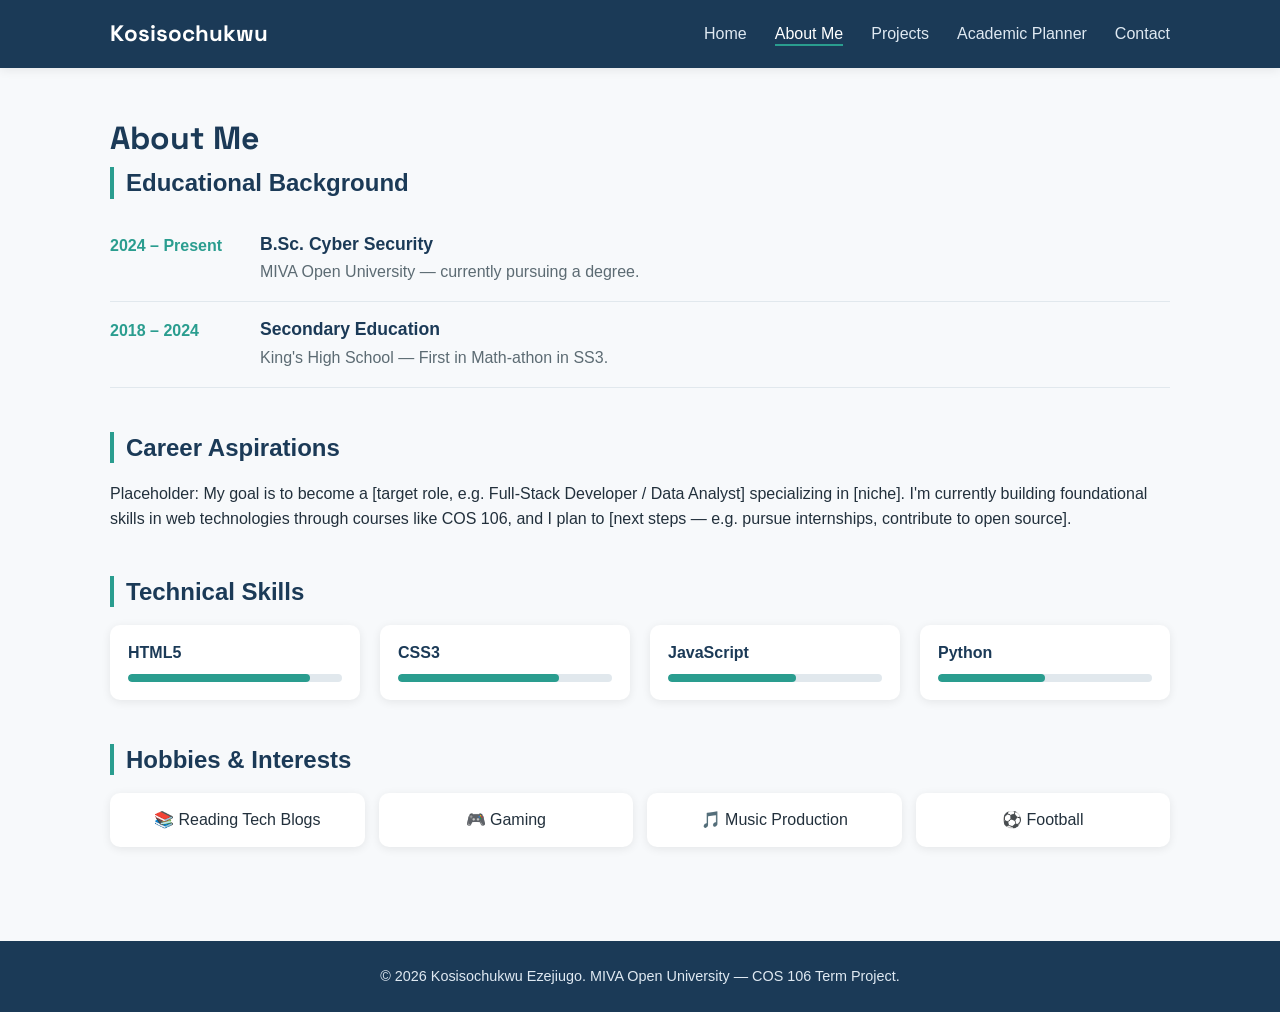
<file: about.html>
<!DOCTYPE html>
<html lang="en">
<head>
  <meta charset="UTF-8" />
  <meta name="viewport" content="width=device-width, initial-scale=1.0" />
  <title>About Me | Kosisochukwu Ezejiugo</title>
  <link rel="stylesheet" href="file.css" />
  <link rel="preconnect" href="https://fonts.googleapis.com">
  <link href="https://fonts.googleapis.com/css2?family=Space+Grotesk:wght@500;700&display=swap" rel="stylesheet">
</head>
<body>

  <header class="site-header">
    <div class="header-container">
      <a href="index.html" class="logo">Kosisochukwu</a>
      <button class="nav-toggle" id="navToggle" aria-label="Toggle navigation" aria-expanded="false">
        <span></span><span></span><span></span>
      </button>
      <nav class="main-nav" id="mainNav">
        <ul>
          <li><a href="index.html">Home</a></li>
          <li><a href="about.html" class="active">About Me</a></li>
          <li><a href="projects.html">Projects</a></li>
          <li><a href="planner.html">Academic Planner</a></li>
          <li><a href="contact.html">Contact</a></li>
        </ul>
      </nav>
    </div>
  </header>

  <main class="page-main container">
    <h1>About Me</h1>

    <section class="about-section">
      <h2>Educational Background</h2>
      <ul class="timeline">
        <li class="timeline-item">
          <span class="timeline-year">2024 – Present</span>
          <div class="timeline-detail">
            <h3>B.Sc. Cyber Security</h3>
            <p>MIVA Open University — currently pursuing a degree.</p>
          </div>
        </li>
        <li class="timeline-item">
          <span class="timeline-year">2018 – 2024</span>
          <div class="timeline-detail">
            <h3>Secondary Education</h3>
            <p>King's High School — First in Math-athon in SS3.</p>
          </div>
        </li>
      </ul>
    </section>

    <section class="about-section">
      <h2>Career Aspirations</h2>
      <p>
        Placeholder: My goal is to become a [target role, e.g. Full-Stack Developer / Data Analyst]
        specializing in [niche]. I'm currently building foundational skills in web technologies through
        courses like COS 106, and I plan to [next steps — e.g. pursue internships, contribute to open source].
      </p>
    </section>

    <section class="about-section">
      <h2>Technical Skills</h2>
      <div class="skills-grid">
        <div class="skill-card">
          <h3>HTML5</h3>
          <div class="skill-bar"><div class="skill-fill" style="width: 85%;"></div></div>
        </div>
        <div class="skill-card">
          <h3>CSS3</h3>
          <div class="skill-bar"><div class="skill-fill" style="width: 75%;"></div></div>
        </div>
        <div class="skill-card">
          <h3>JavaScript</h3>
          <div class="skill-bar"><div class="skill-fill" style="width: 60%;"></div></div>
        </div>
        <div class="skill-card">
          <h3>Python</h3>
          <div class="skill-bar"><div class="skill-fill" style="width: 50%;"></div></div>
        </div>
      </div>
    </section>

    <section class="about-section">
      <h2>Hobbies &amp; Interests</h2>
      <ul class="hobbies-list">
        <li>📚 Reading Tech Blogs</li>
        <li>🎮 Gaming</li>
        <li>🎵 Music Production</li>
        <li>⚽ Football</li>
      </ul>
    </section>
  </main>

  <footer class="site-footer">
    <p>&copy; 2026 Kosisochukwu Ezejiugo. MIVA Open University — COS 106 Term Project.</p>
  </footer>

  <script src="file.js"></script>
</body>
</html>
</file>
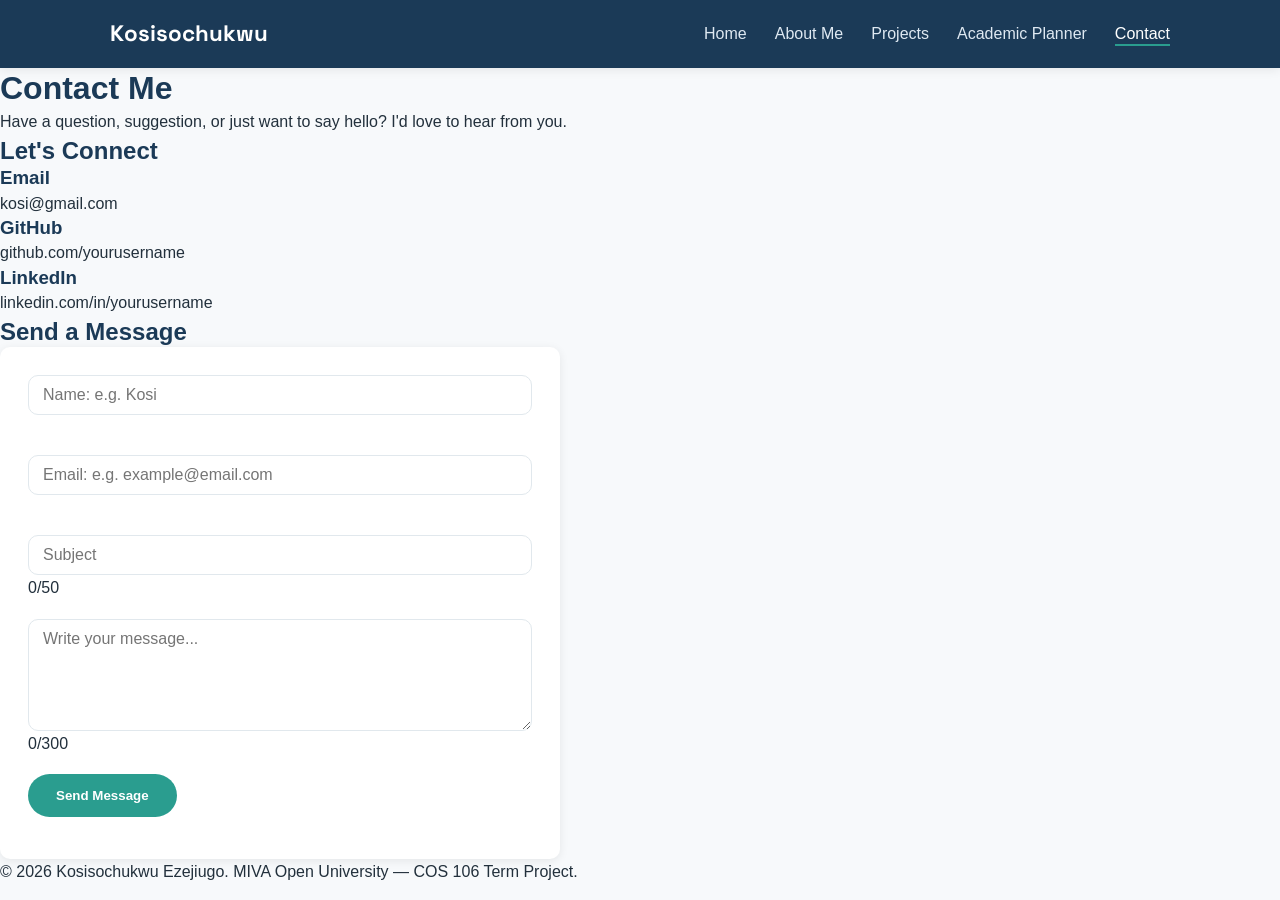
<file: contact.html>
<!DOCTYPE html>
<html lang="en">
<head>
  <meta charset="UTF-8" />
  <meta name="viewport" content="width=device-width, initial-scale=1.0" />
  <title>Contact | Kosisochukwu Ezejiugo</title>
  <link rel="stylesheet" href="file.css" />
  <link rel="preconnect" href="https://fonts.googleapis.com">
  <link href="https://fonts.googleapis.com/css2?family=Space+Grotesk:wght@500;700&display=swap" rel="stylesheet">
</head>
<body>

  <header class="site-header">
    <div class="header-container">
      <a href="index.html" class="logo">Kosisochukwu</a>
      <button class="nav-toggle" id="navToggle" aria-label="Toggle navigation" aria-expanded="false">
        <span></span><span></span><span></span>
      </button>
      <nav class="main-nav" id="mainNav">
        <ul>
          <li><a href="index.html">Home</a></li>
          <li><a href="about.html">About Me</a></li>
          <li><a href="projects.html">Projects</a></li>
          <li><a href="planner.html">Academic Planner</a></li>
          <li><a href="contact.html" class="active">Contact</a></li>
        </ul>
      </nav>
    </div>
  </header>

   <div class="contact-container">
    <h1>Contact Me</h1>
      <p class="contact-subtitle">Have a question, suggestion, or just want to say hello? I'd love to hear from you.</p>

      <!-- Let's Connect -->
  <div class="connect-card">
      <h2>Let's Connect</h2>

    <div class="connect-item">
      <h3>Email</h3>
        <p>kosi@gmail.com</p>
    </div>

    <div class="connect-item">
      <h3>GitHub</h3>
        <p>github.com/yourusername</p>
    </div>

    <div class="connect-item">
      <h3>LinkedIn</h3>
        <p>linkedin.com/in/yourusername</p>
    </div>
  </div>

<!-- Send a Message -->
<div class="message-card">
<h2>Send a Message</h2>

<form id="contactForm" class="contact-form" novalidate>
<div class="form-group">
<input type="text" id="name" name="name" placeholder="Name: e.g. Kosi" />
<span class="error-message" id="nameError"></span>
</div>

<div class="form-group">
<input type="email" id="email" name="email" placeholder="Email: e.g. example@email.com" />
<span class="error-message" id="emailError"></span>
</div>

<div class="form-group">
<input type="text" id="subject" name="subject" maxlength="50" placeholder="Subject" />
<span class="char-count" id="subjectCount">0/50</span>
</div>

<div class="form-group">
<textarea id="message" name="message" rows="5" maxlength="300" placeholder="Write your message..."></textarea>
<span class="char-count" id="messageCount">0/300</span>
</div>

<button type="submit" class="btn btn-primary">Send Message</button>
<p id="formSuccess" class="form-success" role="status"></p>
</form>
</div>
</div

  <footer class="site-footer">
    <p>&copy; 2026 Kosisochukwu Ezejiugo. MIVA Open University — COS 106 Term Project.</p>
  </footer>

  <script src="file.js"></script>
</body>
</html>
</file>
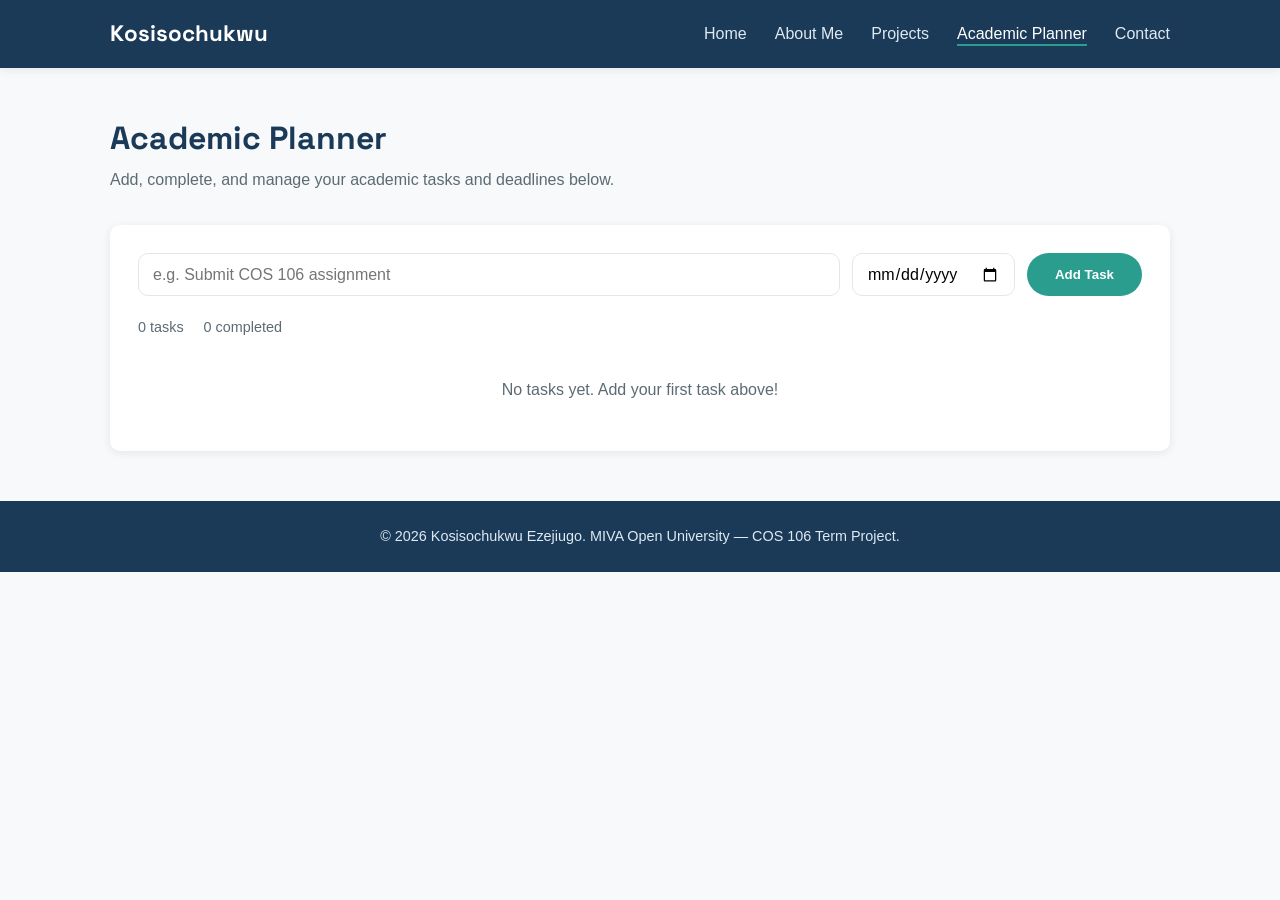
<file: planner.html>
<!DOCTYPE html>
<html lang="en">
<head>
  <meta charset="UTF-8" />
  <meta name="viewport" content="width=device-width, initial-scale=1.0" />
  <title>Academic Planner | Kosisochukwu Ezejiugo</title>
  <link rel="stylesheet" href="file.css" />
  <link rel="preconnect" href="https://fonts.googleapis.com">
  <link href="https://fonts.googleapis.com/css2?family=Space+Grotesk:wght@500;700&display=swap" rel="stylesheet">
</head>
<body>

  <header class="site-header">
    <div class="header-container">
      <a href="index.html" class="logo">Kosisochukwu</a>
      <button class="nav-toggle" id="navToggle" aria-label="Toggle navigation" aria-expanded="false">
        <span></span><span></span><span></span>
      </button>
      <nav class="main-nav" id="mainNav">
        <ul>
          <li><a href="index.html">Home</a></li>
          <li><a href="about.html">About Me</a></li>
          <li><a href="projects.html">Projects</a></li>
          <li><a href="planner.html" class="active">Academic Planner</a></li>
          <li><a href="contact.html">Contact</a></li>
        </ul>
      </nav>
    </div>
  </header>

  <main class="page-main container">
    <h1>Academic Planner</h1>
    <p class="page-intro">Add, complete, and manage your academic tasks and deadlines below.</p>

    <section class="planner-section">
      <form id="taskForm" class="task-form">
        <label for="taskInput" class="sr-only">New task</label>
        <input type="text" id="taskInput" placeholder="e.g. Submit COS 106 assignment" required />

        <label for="taskDate" class="sr-only">Due date</label>
        <input type="date" id="taskDate" aria-label="Due date" />

        <button type="submit" class="btn btn-primary">Add Task</button>
      </form>

      <div class="planner-stats">
        <span id="taskCount">0 tasks</span>
        <span id="taskCompleted">0 completed</span>
      </div>

      <ul id="taskList" class="task-list">
        <!-- Tasks are injected here by JavaScript -->
      </ul>

      <p id="emptyState" class="empty-state">No tasks yet. Add your first task above!</p>
    </section>
  </main>

  <footer class="site-footer">
    <p>&copy; 2026 Kosisochukwu Ezejiugo. MIVA Open University — COS 106 Term Project.</p>
  </footer>

  <script src="file.js"></script>
</body>
</html>
</file>
<file: file.css>
/* =========================================
   1. CSS VARIABLES & RESET
   ========================================= */
:root {
  --color-primary: #1b3a57;       /* deep navy - header, headings */
  --color-primary-light: #2c5282;
  --color-accent: #2a9d8f;        /* teal - buttons, links, highlights */
  --color-accent-dark: #21867a;
  --color-bg: #f7f9fb;
  --color-bg-alt: #ffffff;
  --color-text: #22303c;
  --color-text-light: #5c6b73;
  --color-border: #e1e8ed;
  --color-danger: #d64545;
  --color-success: #2f9e5b;
  --radius: 10px;
  --shadow: 0 2px 10px rgba(0, 0, 0, 0.08);
  --shadow-hover: 0 8px 20px rgba(0, 0, 0, 0.12);
  --transition: 0.25s ease;
  --font-display: 'Space Grotesk', 'Segoe UI', sans-serif;
}

* {
  margin: 0;
  padding: 0;
  box-sizing: border-box;
}

body {
  font-family: 'Segoe UI', Roboto, Helvetica, Arial, sans-serif;
  color: var(--color-text);
  background-color: var(--color-bg);
  line-height: 1.6;
  animation: fadeIn 0.4s ease-in;
}

.container {
  max-width: 1100px;
  margin: 0 auto;
  padding: 0 20px;
}

h1, h2, h3 {
  color: var(--color-primary);
  line-height: 1.3;
}

a {
  color: var(--color-accent);
  text-decoration: none;
  transition: color var(--transition);
}

img {
  max-width: 100%;
  display: block;
}

.sr-only {
  position: absolute;
  width: 1px; height: 1px;
  overflow: hidden;
  clip: rect(0,0,0,0);
}

@keyframes fadeIn {
  from { opacity: 0; }
  to { opacity: 1; }
}

/* =========================================
   2. HEADER & NAVIGATION
   ========================================= */
.site-header {
  background-color: var(--color-primary);
  position: sticky;
  top: 0;
  z-index: 100;
  box-shadow: var(--shadow);
}

.header-container {
  max-width: 1100px;
  margin: 0 auto;
  padding: 16px 20px;
  display: flex;
  align-items: center;
  justify-content: space-between;
}

.logo {
  color: #fff;
  font-family: var(--font-display);
  font-size: 1.4rem;
  font-weight: 700;
}

.main-nav ul {
  list-style: none;
  display: flex;
  gap: 28px;
}

.main-nav a {
  color: #dfe9f2;
  font-weight: 500;
  position: relative;
  padding-bottom: 4px;
}

.main-nav a::after {
  content: '';
  position: absolute;
  bottom: 0;
  left: 0;
  width: 0;
  height: 2px;
  background: var(--color-accent);
  transition: width var(--transition);
}

.main-nav a:hover::after,
.main-nav a.active::after {
  width: 100%;
}

.main-nav a.active,
.main-nav a:hover {
  color: #fff;
}

/* Hamburger toggle (hidden on desktop) */
.nav-toggle {
  display: none;
  flex-direction: column;
  gap: 5px;
  background: none;
  border: none;
  cursor: pointer;
  padding: 6px;
}

.nav-toggle span {
  width: 26px;
  height: 3px;
  background: #fff;
  border-radius: 2px;
  transition: transform var(--transition), opacity var(--transition);
}

.nav-toggle.active span:nth-child(1) { transform: translateY(8px) rotate(45deg); }
.nav-toggle.active span:nth-child(2) { opacity: 0; }
.nav-toggle.active span:nth-child(3) { transform: translateY(-8px) rotate(-45deg); }

/* =========================================
   3. BUTTONS
   ========================================= */
.btn {
  display: inline-block;
  padding: 12px 26px;
  border-radius: 999px;
  font-weight: 600;
  border: 2px solid transparent;
  cursor: pointer;
  transition: transform var(--transition), box-shadow var(--transition), background var(--transition);
}

.btn:hover {
  transform: translateY(-2px);
  box-shadow: var(--shadow-hover);
}

.btn-primary {
  background: var(--color-accent);
  color: #fff;
}
.btn-primary:hover { background: var(--color-accent-dark); }

.btn-outline {
  background: transparent;
  border-color: var(--color-primary);
  color: var(--color-primary);
}
.btn-outline:hover { background: var(--color-primary); color: #fff; }

.btn-small { padding: 6px 14px; font-size: 0.9rem; }

/* =========================================
   4. HERO SECTION (Homepage)
   Big bold display type with the photo
   overlapping the headline, eyebrow line
   above, pill actions below.
   ========================================= */
.hero {
  background: var(--color-bg-alt);
  padding: 70px 20px 50px;
  overflow: hidden;
}

.hero-inner {
  max-width: 1100px;
  margin: 0 auto;
  position: relative;
}

.hero-eyebrow {
  font-family: var(--font-display);
  color: var(--color-accent-dark);
  font-weight: 600;
  font-size: 1.05rem;
  margin-bottom: 10px;
}

.hero-title {
  font-family: var(--font-display);
  font-weight: 700;
  font-size: clamp(3rem, 11vw, 7.5rem);
  line-height: 0.95;
  letter-spacing: -0.02em;
  color: var(--color-primary);
  text-transform: uppercase;
  position: relative;
}

.hero-title .outline {
  color: transparent;
  -webkit-text-stroke: 2px var(--color-primary);
  position: relative;
}

.hero-photo-overlay {
  width: clamp(140px, 22vw, 230px);
  height: clamp(140px, 22vw, 230px);
  border-radius: 50%;
  object-fit: cover;
  border: 5px solid var(--color-accent);
  box-shadow: var(--shadow-hover);
  float: right;
  shape-outside: circle(50%);
  margin: 6px 0 20px 30px;
}

.hero-location {
  clear: both;
  margin-top: 18px;
  color: var(--color-text-light);
  font-size: 1.05rem;
}

.hero-actions {
  display: flex;
  gap: 16px;
  flex-wrap: wrap;
  margin-top: 30px;
}

.btn-dark {
  background: var(--color-primary);
  color: #fff;
}
.btn-dark:hover { background: var(--color-primary-light); }

.btn-outline-black {
  background: transparent;
  border-color: var(--color-primary);
  color: var(--color-primary);
}
.btn-outline-black:hover { background: var(--color-primary); color: #fff; }

/* =========================================
   5. BIO & VIDEO SECTIONS
   ========================================= */
.bio-section, .intro-video-section {
  padding: 50px 20px;
}

.bio-section h2, .intro-video-section h2 {
  margin-bottom: 16px;
  font-family: var(--font-display);
  letter-spacing: 0.04em;
}

.bio-card {
  background: var(--color-bg);
  padding: 24px;
  border-radius: var(--radius);
  box-shadow: var(--shadow);
}

.video-wrapper {
  border-radius: var(--radius);
  overflow: hidden;
  box-shadow: var(--shadow);
}

.video-wrapper video { width: 100%; display: block; }

/* =========================================
   6. PAGE HEADINGS (shared across inner pages)
   ========================================= */
.page-main { padding: 50px 20px; }
.page-main h1 { font-family: var(--font-display); font-size: 2rem; margin-bottom: 8px; }
.page-intro { color: var(--color-text-light); margin-bottom: 32px; }

/* =========================================
   7. ABOUT PAGE
   ========================================= */
.about-section { margin-bottom: 44px; }
.about-section h2 { margin-bottom: 18px; border-left: 4px solid var(--color-accent); padding-left: 12px; }

.timeline { list-style: none; }
.timeline-item {
  display: flex;
  gap: 20px;
  padding: 16px 0;
  border-bottom: 1px solid var(--color-border);
}
.timeline-year {
  min-width: 130px;
  font-weight: 600;
  color: var(--color-accent);
}
.timeline-detail h3 { margin-bottom: 4px; font-size: 1.1rem; }
.timeline-detail p { color: var(--color-text-light); }

.skills-grid {
  display: grid;
  grid-template-columns: repeat(auto-fit, minmax(180px, 1fr));
  gap: 20px;
}
.skill-card {
  background: var(--color-bg-alt);
  padding: 18px;
  border-radius: var(--radius);
  box-shadow: var(--shadow);
  transition: transform var(--transition);
}
.skill-card:hover { transform: translateY(-4px); }
.skill-card h3 { font-size: 1rem; margin-bottom: 10px; }
.skill-bar {
  background: var(--color-border);
  height: 8px;
  border-radius: 4px;
  overflow: hidden;
}
.skill-fill {
  height: 100%;
  background: var(--color-accent);
  border-radius: 4px;
  transition: width 0.8s ease;
}

.hobbies-list {
  list-style: none;
  display: grid;
  grid-template-columns: repeat(auto-fit, minmax(150px, 1fr));
  gap: 14px;
}
.hobbies-list li {
  background: var(--color-bg-alt);
  padding: 14px;
  border-radius: var(--radius);
  text-align: center;
  box-shadow: var(--shadow);
}

/* =========================================
   8. PROJECTS PAGE
   ========================================= */
.projects-grid {
  display: grid;
  grid-template-columns: repeat(auto-fit, minmax(300px, 1fr));
  gap: 28px;
}

.project-card {
  background: var(--color-bg-alt);
  border-radius: var(--radius);
  overflow: hidden;
  box-shadow: var(--shadow);
  transition: transform var(--transition), box-shadow var(--transition);
}
.project-card:hover {
  transform: translateY(-6px);
  box-shadow: var(--shadow-hover);
}

.project-img { width: 100%; height: 180px; object-fit: cover; }
.project-body { padding: 18px; }
.project-body h2 { font-size: 1.2rem; margin-bottom: 8px; }
.project-body p { color: var(--color-text-light); margin-bottom: 14px; }

.tech-tags { display: flex; gap: 8px; flex-wrap: wrap; margin-bottom: 16px; }
.tag {
  background: rgba(42, 157, 143, 0.12);
  color: var(--color-accent-dark);
  padding: 4px 10px;
  border-radius: 20px;
  font-size: 0.8rem;
  font-weight: 600;
}

.project-links { display: flex; gap: 10px; }

/* =========================================
   9. PLANNER PAGE
   ========================================= */
.planner-section {
  background: var(--color-bg-alt);
  padding: 28px;
  border-radius: var(--radius);
  box-shadow: var(--shadow);
}

.task-form {
  display: flex;
  gap: 12px;
  flex-wrap: wrap;
  margin-bottom: 20px;
}

.task-form input[type="text"] {
  flex: 1;
  min-width: 200px;
}

.task-form input,
.contact-form input,
.contact-form textarea {
  padding: 10px 14px;
  border: 1px solid var(--color-border);
  border-radius: var(--radius);
  font-size: 1rem;
  font-family: inherit;
  transition: border-color var(--transition);
}

.task-form input:focus,
.contact-form input:focus,
.contact-form textarea:focus {
  outline: none;
  border-color: var(--color-accent);
}

.planner-stats {
  display: flex;
  gap: 20px;
  color: var(--color-text-light);
  font-size: 0.9rem;
  margin-bottom: 18px;
}

.task-list { list-style: none; }

.task-item {
  display: flex;
  align-items: center;
  justify-content: space-between;
  gap: 12px;
  padding: 14px;
  border-bottom: 1px solid var(--color-border);
  animation: slideIn 0.3s ease;
}

@keyframes slideIn {
  from { opacity: 0; transform: translateX(-10px); }
  to { opacity: 1; transform: translateX(0); }
}

.task-item.completed .task-text {
  text-decoration: line-through;
  color: var(--color-text-light);
}

.task-date { color: var(--color-text-light); }

.task-actions { display: flex; gap: 8px; flex-shrink: 0; }

.task-actions button {
  border: none;
  background: var(--color-bg);
  padding: 6px 12px;
  border-radius: var(--radius);
  cursor: pointer;
  font-size: 0.85rem;
  transition: background var(--transition);
}

.complete-btn:hover { background: rgba(47, 158, 91, 0.15); color: var(--color-success); }
.delete-btn:hover { background: rgba(214, 69, 69, 0.15); color: var(--color-danger); }

.empty-state {
  text-align: center;
  color: var(--color-text-light);
  padding: 20px 0;
}

/* =========================================
   10. CONTACT PAGE
   ========================================= */
.contact-form {
  background: var(--color-bg-alt);
  padding: 28px;
  border-radius: var(--radius);
  box-shadow: var(--shadow);
  max-width: 560px;
}

.form-group { margin-bottom: 18px; display: flex; flex-direction: column; }
.form-group label { margin-bottom: 6px; font-weight: 600; font-size: 0.9rem; }

.error-message {
  color: var(--color-danger);
  font-size: 0.82rem;
  min-height: 18px;
  margin-top: 4px;
}

.form-success {
  margin-top: 14px;
  font-weight: 600;
}

/* =========================================
   11. FOOTER
   ========================================= */
.site-footer {
  text-align: center;
  padding: 24px 20px;
  background: var(--color-primary);
  color: #dfe9f2;
  font-size: 0.9rem;
}

/* =========================================
   12. RESPONSIVE DESIGN
   ========================================= */
@media (max-width: 768px) {
  .nav-toggle { display: flex; }

  .main-nav {
    position: absolute;
    top: 100%;
    left: 0;
    right: 0;
    background: var(--color-primary);
    max-height: 0;
    overflow: hidden;
    transition: max-height var(--transition);
  }

  .main-nav.open { max-height: 300px; }

  .main-nav ul {
    flex-direction: column;
    padding: 10px 20px 20px;
    gap: 14px;
  }

  .hero-photo-overlay {
    float: none;
    margin: 0 0 20px;
  }

  .hero-actions { justify-content: center; text-align: center; }
  .task-form { flex-direction: column; }
  .task-form input, .task-form button { width: 100%; }
}

@media (max-width: 480px) {
  .hero-title { font-size: clamp(2.4rem, 14vw, 3.2rem); }
  .timeline-item { flex-direction: column; gap: 6px; }
}
</file>
